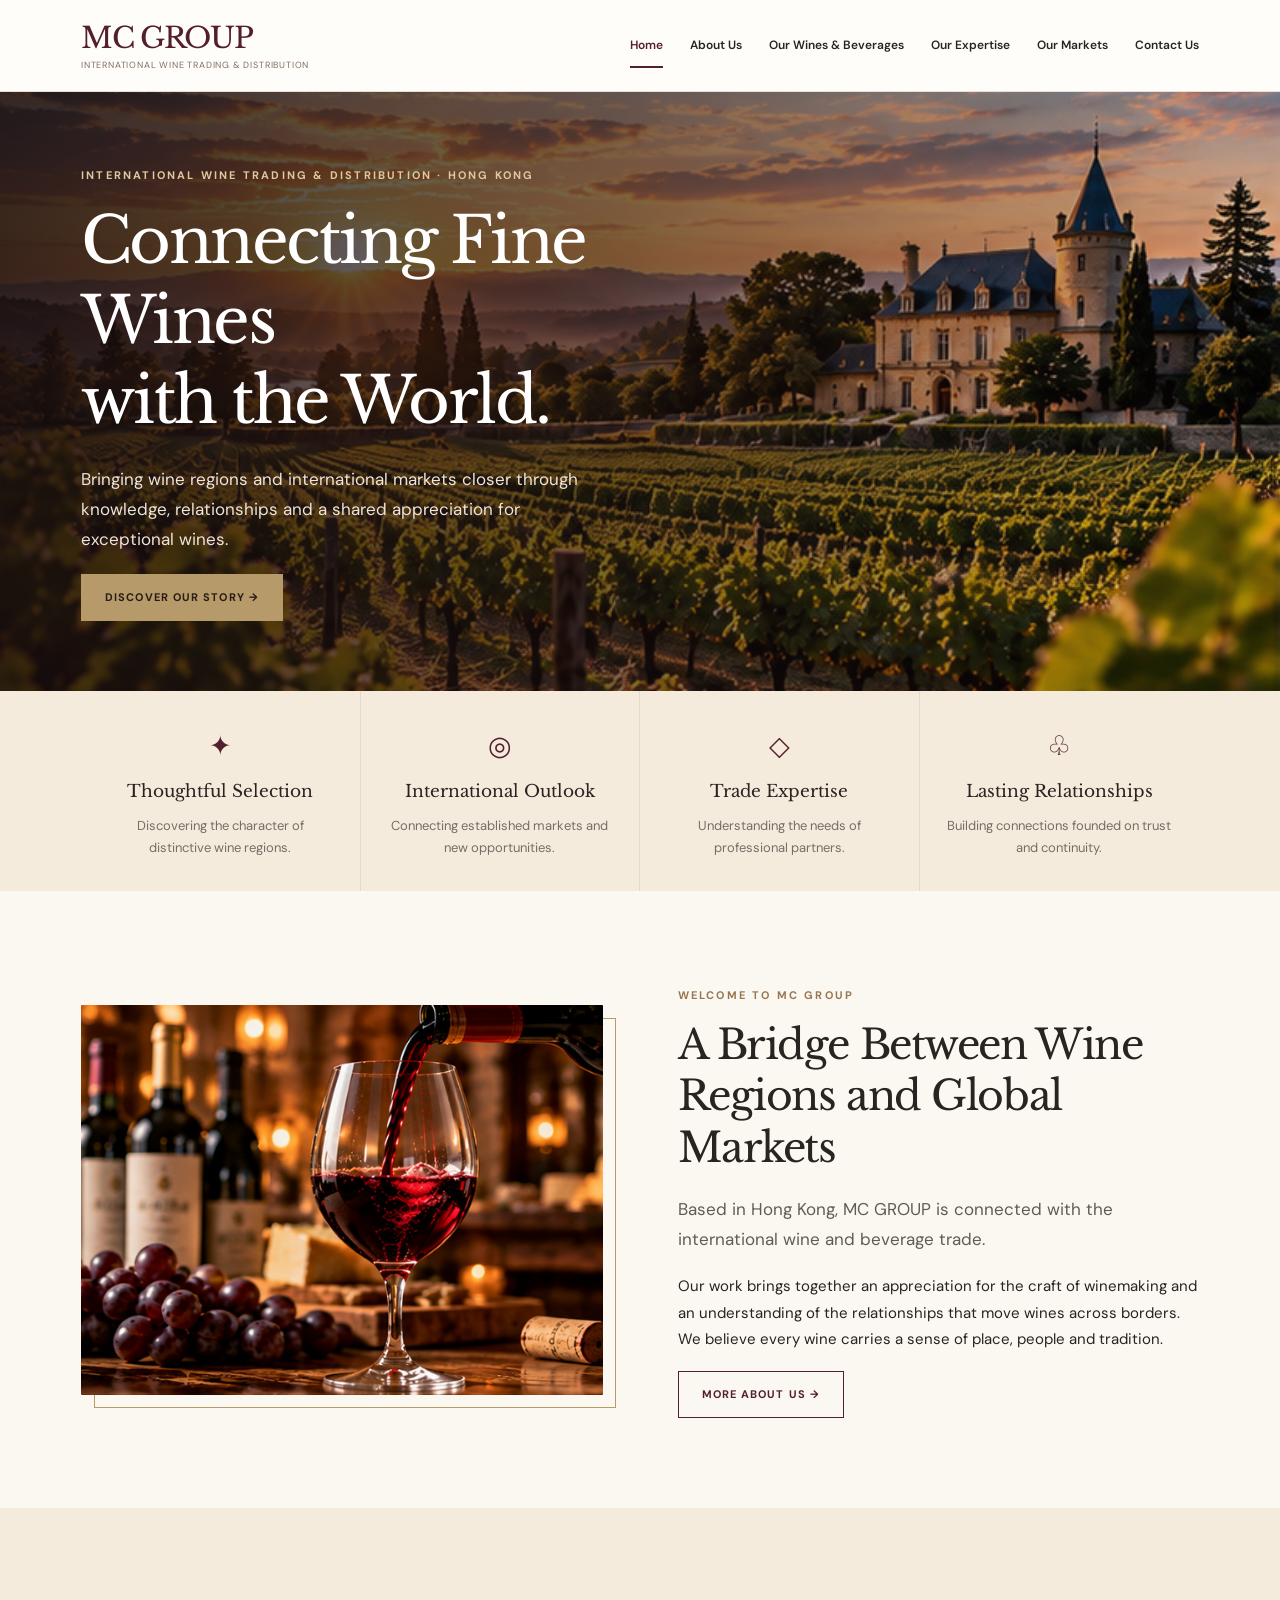
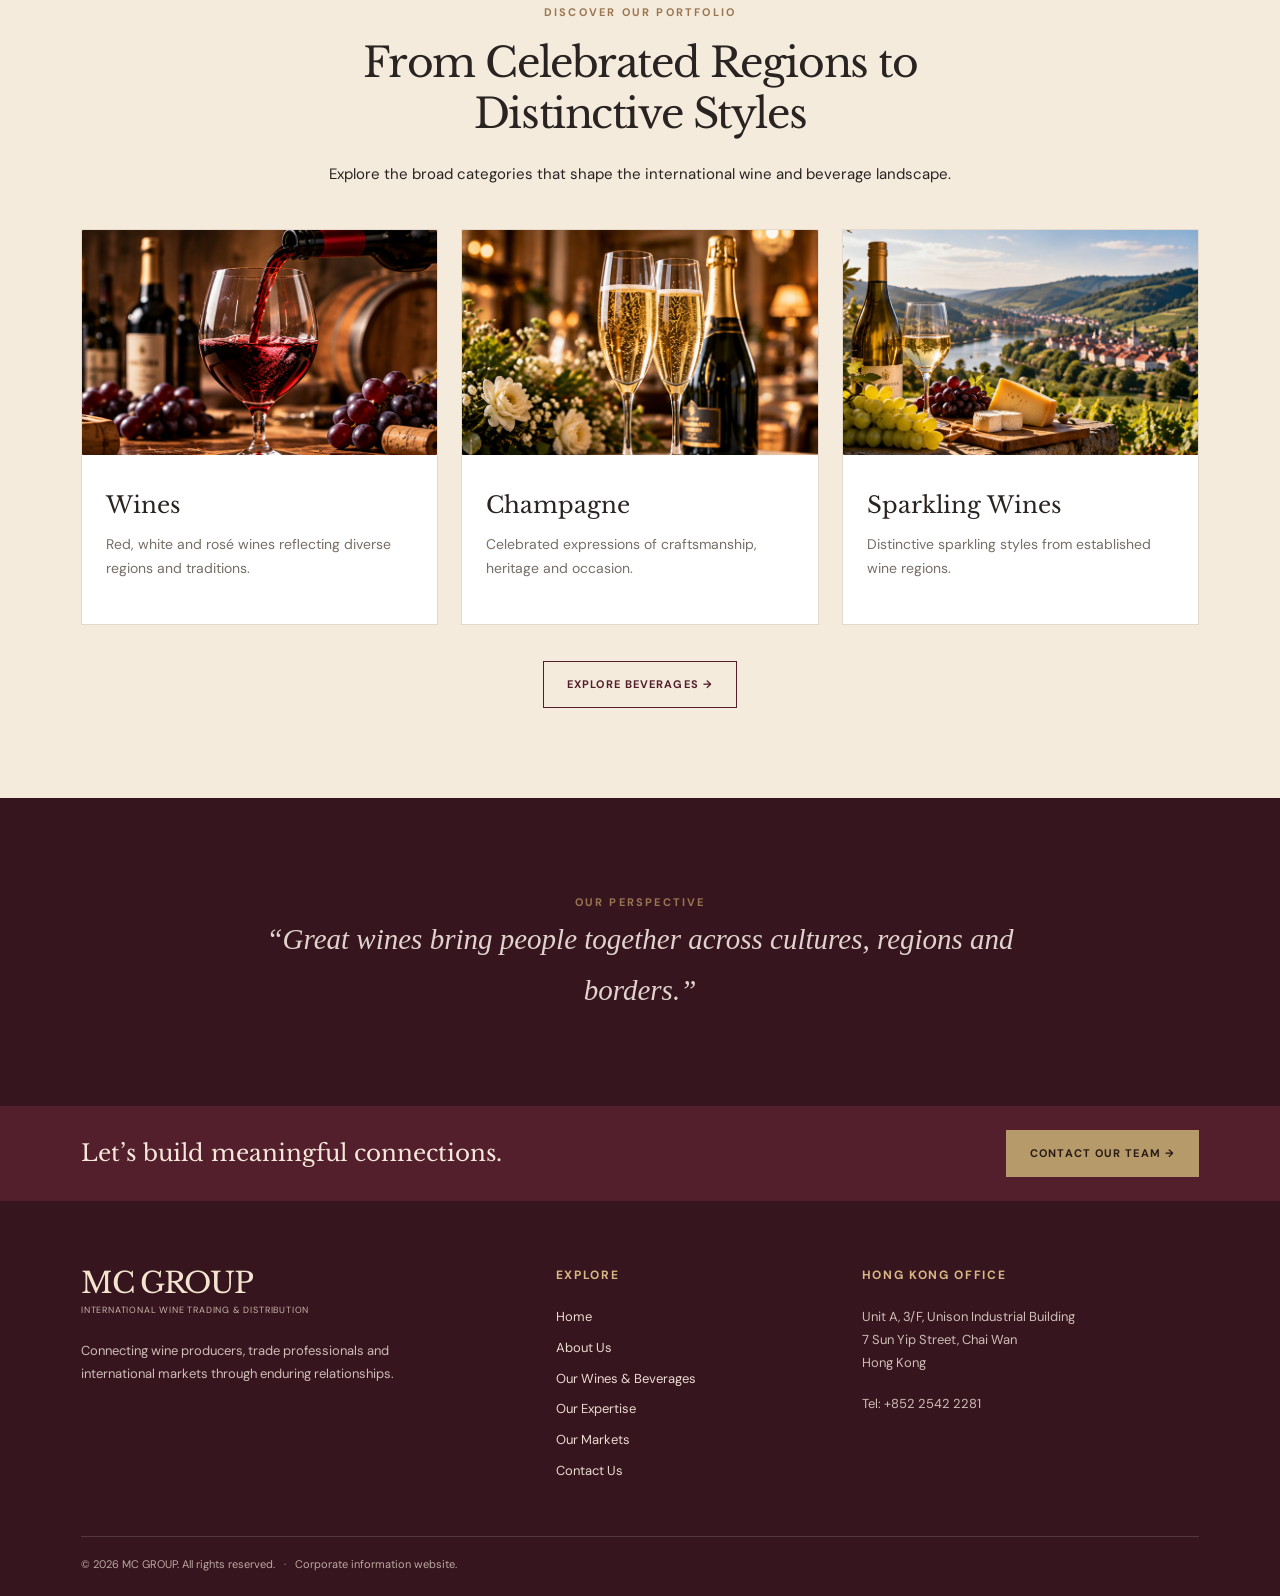
<file: index.html>
<!doctype html><html lang="en"><head><meta charset="utf-8"><meta name="viewport" content="width=device-width,initial-scale=1"><meta name="description" content="MC GROUP is a Hong Kong-based international wine and beverage trading business."><meta name="theme-color" content="#541f2c"><title>Home | MC GROUP</title><link rel="stylesheet" href="assets/style.css"><link rel="icon" href="assets/favicon.svg" type="image/svg+xml"></head><body><header><div class="container header"><a class="brand" href="index.html">MC GROUP<small>INTERNATIONAL WINE TRADING &amp; DISTRIBUTION</small></a><button class="menu-toggle" aria-label="Toggle navigation" aria-expanded="false">☰ Menu</button><nav aria-label="Main navigation"><a href="index.html" class="active">Home</a><a href="about.html" class="">About Us</a><a href="wines.html" class="">Our Wines & Beverages</a><a href="expertise.html" class="">Our Expertise</a><a href="markets.html" class="">Our Markets</a><a href="contact.html" class="">Contact Us</a></nav></div></header><main><section class="hero"><div class="container"><div class="hero-content"><span class="eyebrow">International Wine Trading &amp; Distribution · Hong Kong</span><h1>Connecting Fine Wines<br>with the World.</h1><p>Bringing wine regions and international markets closer through knowledge, relationships and a shared appreciation for exceptional wines.</p><a class="btn btn-light" href="about.html">Discover Our Story →</a></div></div></section><section class="section-alt"><div class="container features"><div class="feature"><div class="icon">✦</div><h3>Thoughtful Selection</h3><p>Discovering the character of distinctive wine regions.</p></div><div class="feature"><div class="icon">◎</div><h3>International Outlook</h3><p>Connecting established markets and new opportunities.</p></div><div class="feature"><div class="icon">◇</div><h3>Trade Expertise</h3><p>Understanding the needs of professional partners.</p></div><div class="feature"><div class="icon">♧</div><h3>Lasting Relationships</h3><p>Building connections founded on trust and continuity.</p></div></div></section><section class="section"><div class="container split"><div class="image-frame"><img src="assets/img/wineglass.jpg" alt="A glass of wine in a warm setting" loading="lazy"></div><div><span class="eyebrow">Welcome to MC GROUP</span><h2>A Bridge Between Wine Regions and Global Markets</h2><p class="lead">Based in Hong Kong, MC GROUP is connected with the international wine and beverage trade.</p><p>Our work brings together an appreciation for the craft of winemaking and an understanding of the relationships that move wines across borders. We believe every wine carries a sense of place, people and tradition.</p><a href="about.html" class="btn btn-outline">More About Us →</a></div></div></section><section class="section section-alt"><div class="container"><div class="center center-intro"><span class="eyebrow">Discover our portfolio</span><h2>From Celebrated Regions to Distinctive Styles</h2><p>Explore the broad categories that shape the international wine and beverage landscape.</p></div><div class="cards"><article class="card"><img src="assets/img/wine.jpg" alt="Red wine served in a glass" loading="lazy"><div class="card-body"><h3>Wines</h3><p>Red, white and rosé wines reflecting diverse regions and traditions.</p></div></article><article class="card"><img src="assets/img/champagne.jpg" alt="Champagne in a flute" loading="lazy"><div class="card-body"><h3>Champagne</h3><p>Celebrated expressions of craftsmanship, heritage and occasion.</p></div></article><article class="card"><img src="assets/img/sparkling.jpg" alt="Sparkling wine in elegant glasses" loading="lazy"><div class="card-body"><h3>Sparkling Wines</h3><p>Distinctive sparkling styles from established wine regions.</p></div></article></div><div class="center" style="margin-top:36px"><a class="btn btn-outline" href="wines.html">Explore Beverages →</a></div></div></section><section class="section section-dark center"><div class="container"><span class="eyebrow">Our perspective</span><p class="quote">“Great wines bring people together across cultures, regions and borders.”</p></div></section><div class="ribbon"><div class="container"><h3>Let’s build meaningful connections.</h3><a class="btn btn-light" href="contact.html">Contact our team →</a></div></div></main><footer><div class="container"><div class="footer-grid"><div><a class="brand" href="index.html">MC GROUP<small>INTERNATIONAL WINE TRADING &amp; DISTRIBUTION</small></a><p style="margin-top:24px;max-width:320px">Connecting wine producers, trade professionals and international markets through enduring relationships.</p></div><div><h4>Explore</h4><a href="index.html">Home</a><a href="about.html">About Us</a><a href="wines.html">Our Wines & Beverages</a><a href="expertise.html">Our Expertise</a><a href="markets.html">Our Markets</a><a href="contact.html">Contact Us</a></div><div><h4>Hong Kong Office</h4><p>Unit A, 3/F, Unison Industrial Building<br>7 Sun Yip Street, Chai Wan<br>Hong Kong</p><p>Tel: +852 2542 2281</p></div></div><div class="copyright">© <span id="year">2026</span> MC GROUP. All rights reserved. &nbsp; · &nbsp; Corporate information website.</div></div></footer><script src="assets/script.js"></script><script>document.getElementById('year').textContent=new Date().getFullYear()</script></body></html>
</file>
<file: assets/style.css>
@import url('https://fonts.googleapis.com/css2?family=Libre+Baskerville:wght@400;700&family=DM+Sans:wght@400;500;600;700&display=swap');
:root{--wine:#541f2c;--wine2:#37151f;--ivory:#f4ebdd;--paper:#fbf8f2;--gold:#b69a69;--ink:#292321;--muted:#766e67;--line:#e4d9ca}*{box-sizing:border-box}html{scroll-behavior:smooth}body{margin:0;color:var(--ink);font-family:'DM Sans',Arial,sans-serif;font-size:15px;line-height:1.75;background:var(--paper)}a{color:inherit;text-decoration:none}img{display:block;width:100%;object-fit:cover}button,input,textarea,select{font:inherit}button{cursor:pointer}.container{max-width:1170px;margin:auto;padding:0 26px}.eyebrow{text-transform:uppercase;letter-spacing:.2em;color:#9a7650;font-size:11px;font-weight:700}.serif,h1,h2,h3,.brand{font-family:Georgia,'Libre Baskerville',serif;font-weight:400;line-height:1.25}h1{font-size:clamp(43px,5vw,72px);letter-spacing:-.04em;margin:14px 0 24px}h2{font-size:clamp(31px,3.2vw,47px);letter-spacing:-.035em;margin:12px 0 22px}h3{font-size:23px;margin:12px 0}p{margin:0 0 19px}header{background:#fffdf9;position:sticky;top:0;z-index:30;box-shadow:0 1px 0 #e8e0d5}.header{height:91px;display:flex;align-items:center;justify-content:space-between;gap:20px}.brand{font-size:29px;color:var(--wine);letter-spacing:-.045em;white-space:nowrap}.brand small{display:block;font:9px 'DM Sans',sans-serif;letter-spacing:.09em;color:#816d64;margin-top:3px}nav{display:flex;align-items:center;gap:27px}nav a{font-size:12px;font-weight:600;white-space:nowrap;position:relative}nav a:hover,nav a.active{color:var(--wine)}nav a.active:after{content:'';position:absolute;bottom:-12px;left:0;right:0;height:2px;background:var(--wine)}.menu-toggle{display:none;border:1px solid var(--line);background:none;color:var(--wine);padding:8px 12px}.hero{min-height:600px;display:flex;align-items:center;color:#fff;position:relative;background:linear-gradient(90deg,rgba(25,14,14,.86) 0%,rgba(25,14,14,.57) 48%,rgba(25,14,14,.1) 100%),url('img/vineyard.jpg') center 52%/cover}.hero .container{width:100%}.hero-content{max-width:700px}.hero .eyebrow{color:#e0c99e}.hero p{max-width:530px;color:#eee4d9;font-size:17px}.btn{display:inline-block;background:var(--wine);border:1px solid var(--wine);color:#fff;padding:13px 23px;text-transform:uppercase;font-size:11px;font-weight:700;letter-spacing:.1em;transition:.2s}.btn:hover{background:#7c3246}.btn-light{background:var(--gold);border-color:var(--gold);color:#281b16}.btn-outline{background:transparent;border-color:var(--wine);color:var(--wine)}.btn-outline:hover{color:white}.page-hero{padding:102px 0 105px;color:white;background:linear-gradient(90deg,rgba(30,16,17,.87),rgba(30,16,17,.2)),var(--bg) center/cover}.page-hero h1{font-size:clamp(38px,4vw,60px);margin-bottom:12px}.page-hero p{font-size:16px;color:#eaded4}.section{padding:90px 0}.section-alt{background:var(--ivory)}.section-dark{background:var(--wine2);color:#fff}.section-dark p{color:#e0d3cd}.split{display:grid;grid-template-columns:1fr 1fr;gap:75px;align-items:center}.split img{height:390px}.lead{font-size:17px;color:#635b53}.features{display:grid;grid-template-columns:repeat(4,1fr);gap:0}.feature{padding:31px 24px;border-right:1px solid var(--line);text-align:center}.feature:last-child{border:0}.feature .icon{font-size:27px;color:var(--wine)}.feature h3{font-size:17px}.feature p{font-size:13px;color:var(--muted);margin:0}.cards{display:grid;grid-template-columns:repeat(3,1fr);gap:23px}.card{background:#fff;border:1px solid var(--line);overflow:hidden}.card img{height:225px}.card-body{padding:24px}.card p{color:var(--muted);font-size:14px}.rule{height:1px;background:var(--line);margin:24px 0}.center{text-align:center}.center-intro{max-width:740px;margin:0 auto 42px}.stats{display:grid;grid-template-columns:repeat(3,1fr);gap:25px}.stat{border:1px solid #b5a08d55;padding:28px;text-align:center}.stat h3{color:var(--gold)}.market-list{display:grid;grid-template-columns:repeat(3,1fr);gap:18px}.market{border:1px solid var(--line);background:#fff;padding:30px}.market span{color:var(--gold);font-size:12px;letter-spacing:.12em}.market h3{margin:8px 0}.contact-grid{display:grid;grid-template-columns:1fr 1.1fr;gap:70px}.contact-line{display:flex;gap:16px;padding:16px 0;border-bottom:1px solid var(--line)}.contact-line b{color:var(--wine);width:78px;flex-shrink:0}.form-grid{display:grid;grid-template-columns:1fr 1fr;gap:17px}.field{display:flex;flex-direction:column;gap:5px}.field.full{grid-column:1/-1}.field label{font-size:12px;font-weight:700;color:#54453d}.field input,.field textarea,.field select{background:#fff;border:1px solid #d8cbbd;padding:12px;color:var(--ink);width:100%;outline:none}.field input:focus,.field textarea:focus{border-color:var(--wine)}.note{font-size:12px;color:var(--muted)}footer{background:var(--wine2);color:#eadbd0;padding:64px 0 22px}footer .brand{color:#f3e4cf}footer .brand small{color:#c9b5aa}.footer-grid{display:grid;grid-template-columns:1.7fr 1fr 1.4fr;gap:65px}footer h4{color:#d6b884;text-transform:uppercase;font-size:12px;letter-spacing:.14em;margin:0 0 20px}footer a{display:block;margin:0 0 8px;font-size:13px}footer a:hover{color:#fff}footer p{font-size:13px;color:#cdbdb6}.copyright{border-top:1px solid #ffffff25;margin-top:45px;padding-top:18px;font-size:11px;color:#bca8a1}.breadcrumb{font-size:12px;letter-spacing:.05em;color:#cbb5a5}.quote{font-family:Georgia,serif;font-size:29px;font-style:italic;max-width:850px;margin:0 auto}.image-frame{position:relative}.image-frame:after{content:'';position:absolute;inset:13px -13px -13px 13px;border:1px solid var(--gold);z-index:-1}.list-check{list-style:none;padding:0}.list-check li{padding:10px 0;border-bottom:1px solid var(--line)}.list-check li:before{content:'✦';color:var(--gold);margin-right:12px}.ribbon{background:var(--wine);color:#f6e9db;padding:24px 0}.ribbon .container{display:flex;align-items:center;justify-content:space-between;gap:20px}.ribbon h3{margin:0}.small-label{font-size:12px;text-transform:uppercase;letter-spacing:.15em;color:#aa8a67}.wine-grid{display:grid;grid-template-columns:repeat(2,1fr);gap:27px}.wine-item{display:grid;grid-template-columns:42% 1fr;background:white;border:1px solid var(--line)}.wine-item img{height:100%;min-height:210px}.wine-item div{padding:25px}.wine-item p{font-size:13px;color:var(--muted)}.section img{border-radius:1px}@media(max-width:900px){.header{height:74px}.menu-toggle{display:block}nav{display:none;position:absolute;top:74px;left:0;right:0;background:#fffdf9;padding:20px 26px;flex-direction:column;align-items:flex-start;box-shadow:0 10px 20px #0001}nav.open{display:flex}nav a.active:after{bottom:-4px}.split,.contact-grid{grid-template-columns:1fr;gap:35px}.features,.cards{grid-template-columns:repeat(2,1fr)}.footer-grid{gap:25px}.hero{min-height:540px}}@media(max-width:600px){.container{padding:0 19px}.hero{min-height:530px}.section{padding:62px 0}.features,.cards,.stats,.market-list,.wine-grid,.footer-grid{grid-template-columns:1fr}.feature{border-bottom:1px solid var(--line);border-right:0}.split img{height:290px}.wine-item{grid-template-columns:1fr}.wine-item img{height:210px}.ribbon .container{display:block}.ribbon .btn{margin-top:16px}.form-grid{grid-template-columns:1fr}.brand{font-size:25px}}
</file>
